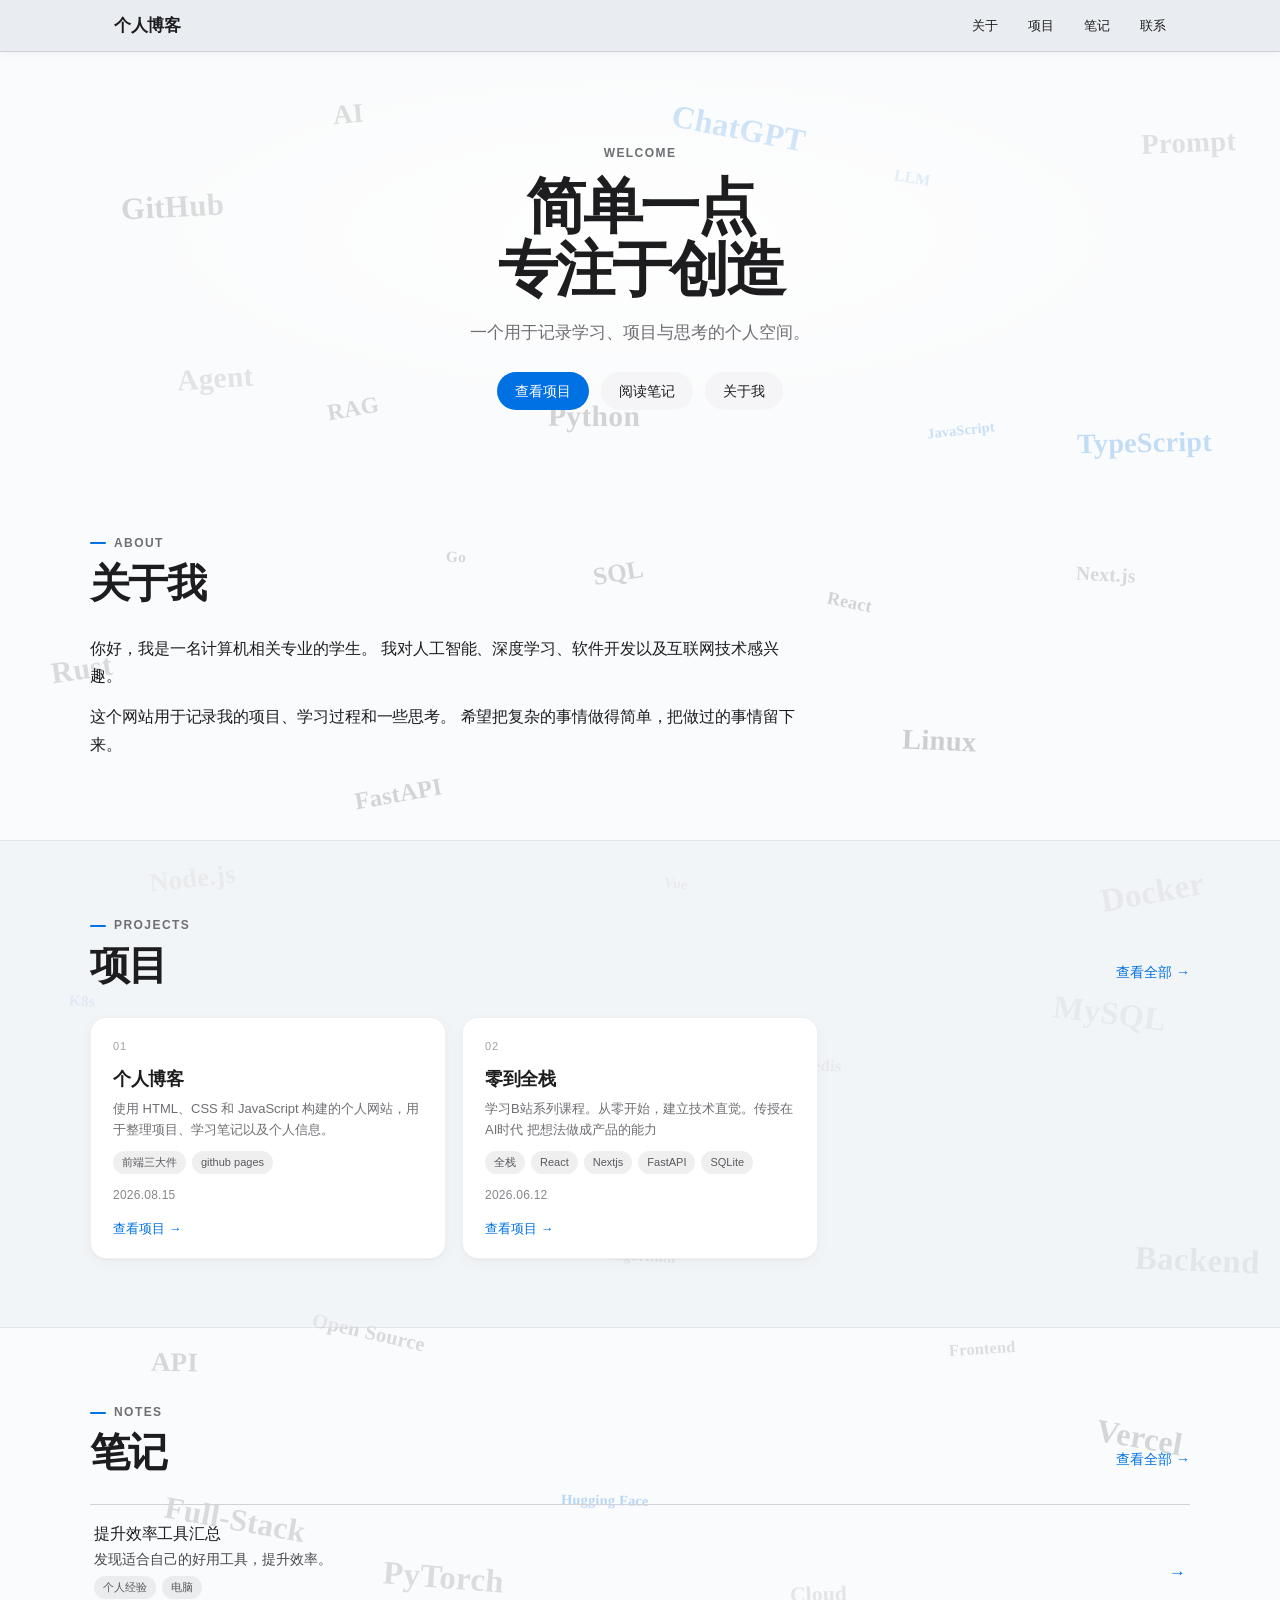
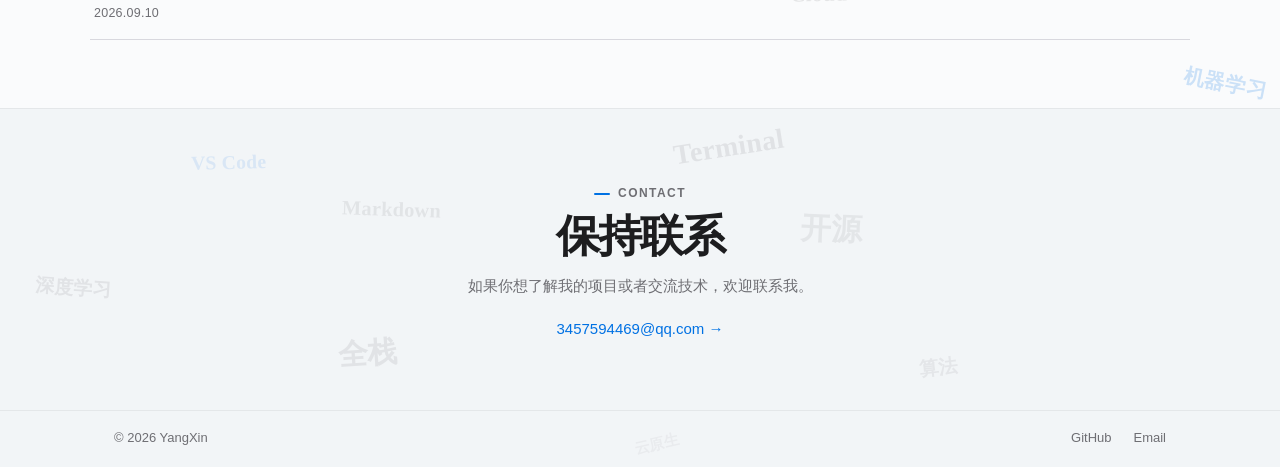
<file: index.html>
<!DOCTYPE html>
<html lang="zh-CN">

<head>
    <meta charset="UTF-8">
    <meta name="viewport" content="width=device-width, initial-scale=1.0">

    <title>yangxin.github.io</title>
    <meta name="description" content="个人网站，记录项目、学习笔记与思考。">

    <link rel="stylesheet" href="assets/css/style.css">
</head>

<body>

    <!-- 导航栏 -->
    <nav class="navbar">
        <div class="nav-container">

            <a href="index.html" class="logo">
                个人博客
            </a>

            <div class="nav-links">
                <a href="#about">关于</a>
                <a href="#projects">项目</a>
                <a href="#notes">笔记</a>
                <a href="#contact">联系</a>
            </div>

        </div>
    </nav>


    <main>

        <!-- Hero -->
        <section class="hero">

            <div class="hero-content">

                <p class="hero-label">WELCOME</p>

                <h1>
                    简单一点<br>
                    专注于创造
                </h1>

                <p class="hero-description">
                    一个用于记录学习、项目与思考的个人空间。
                </p>

                <div class="hero-buttons">
                    <a href="#projects" class="button button-primary">
                        查看项目
                    </a>

                    <a href="#notes" class="button button-secondary">
                        阅读笔记
                    </a>

                    <a href="#about" class="button button-secondary">
                        关于我
                    </a>
                </div>

            </div>

        </section>


        <!-- About -->
        <section id="about" class="section">

            <div class="section-header">

                <div>
                    <p class="section-label">ABOUT</p>
                    <h2>关于我</h2>
                </div>

            </div>

            <div class="about-content">

                <p class="about-text">
                    你好，我是一名计算机相关专业的学生。
                    我对人工智能、深度学习、软件开发以及互联网技术感兴趣。
                </p>

                <p class="about-text">
                    这个网站用于记录我的项目、学习过程和一些思考。
                    希望把复杂的事情做得简单，把做过的事情留下来。
                </p>

            </div>

        </section>


        <!-- Projects -->
        <section id="projects" class="section gray">

            <div class="section-header">

                <div>
                    <p class="section-label">PROJECTS</p>
                    <h2>项目</h2>
                </div>

                <a href="projects/index.html" class="view-all">
                    查看全部 →
                </a>

            </div>


            <!-- 由 script.js 根据日期倒序渲染，只显示最新 3 个 -->
            <div class="cards" id="home-projects"></div>

        </section>


        <!-- Notes -->
        <section id="notes" class="section">

            <div class="section-header">

                <div>
                    <p class="section-label">NOTES</p>
                    <h2>笔记</h2>
                </div>

                <a href="notes/index.html" class="view-all">
                    查看全部 →
                </a>

            </div>


            <!-- 由 script.js 根据日期倒序渲染，只显示最新 3 篇 -->
            <div class="notes-list" id="home-notes"></div>

        </section>


        <!-- Contact -->
        <section id="contact" class="section contact-section">

            <p class="section-label">CONTACT</p>

            <h2>
                保持联系
            </h2>

            <p>
                如果你想了解我的项目或者交流技术，欢迎联系我。
            </p>

            <a href="mailto:your@email.com" class="contact-link">
                3457594469@qq.com →
            </a>

        </section>

    </main>


    <!-- Footer -->
    <footer class="footer">

        <div class="footer-container">

            <span>
                © 2026 YangXin
            </span>

            <div>
                <a href="https://github.com/IRShot16" target="_blank">
                    GitHub
                </a>

                <a href="mailto:3457594469@qq.com">
                    Email
                </a>
            </div>

        </div>

    </footer>


    <script src="script.js"></script>

</body>

</html>
</file>
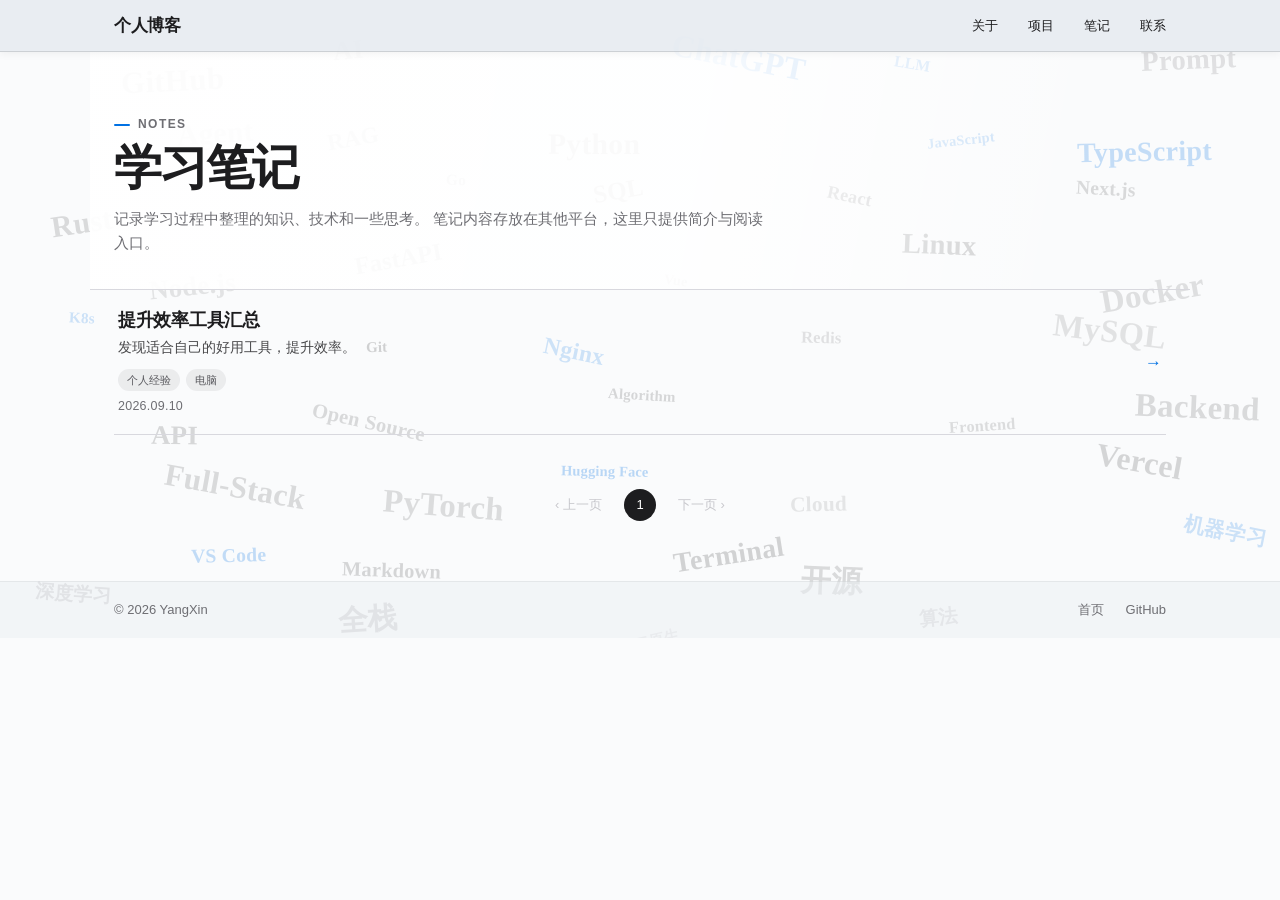
<file: notes/index.html>
<!DOCTYPE html>
<html lang="zh-CN">
<head>

    <meta charset="UTF-8">

    <meta name="viewport"
          content="width=device-width, initial-scale=1.0">

    <title>笔记 · YangXin</title>

    <meta name="description"
          content="我的学习笔记与技术记录。">

    <!-- 注意这里是 ../style.css -->
    <link rel="stylesheet" href="../assets/css/style.css">

</head>


<body>


<!-- 导航栏 -->

<nav class="navbar">

    <div class="nav-container">


        <a href="../index.html" class="logo">
            个人博客
        </a>


        <div class="nav-links">

            <a href="../index.html#about">
                关于
            </a>

            <a href="../projects/index.html">
                项目
            </a>

            <a href="index.html">
                笔记
            </a>

            <a href="../index.html#contact">
                联系
            </a>

        </div>

    </div>

</nav>



<main>


    <!-- 页面标题 -->

    <header class="page-header">

        <p class="section-label">
            NOTES
        </p>

        <h1>
            学习笔记
        </h1>

        <p class="page-description">
            记录学习过程中整理的知识、技术和一些思考。
            笔记内容存放在其他平台，这里只提供简介与阅读入口。
        </p>

    </header>



    <!-- 笔记列表 -->

    <!-- 由 script.js 渲染全部笔记，每页 5 篇 -->
    <section class="note-page-list" id="note-list"></section>



    <!-- 分页 -->

    <!-- 由 script.js 生成分页按钮 -->
    <div class="pagination" id="note-pagination"></div>


</main>



<!-- Footer -->

<footer class="footer">

    <div class="footer-container">

        <span>
            © 2026 YangXin
        </span>


        <div>

            <a href="../index.html">
                首页
            </a>

            <a
                href="https://github.com/IRShot16"
                target="_blank"
            >
                GitHub
            </a>

        </div>

    </div>

</footer>


<script src="../script.js"></script>

</body>
</html>
</file>
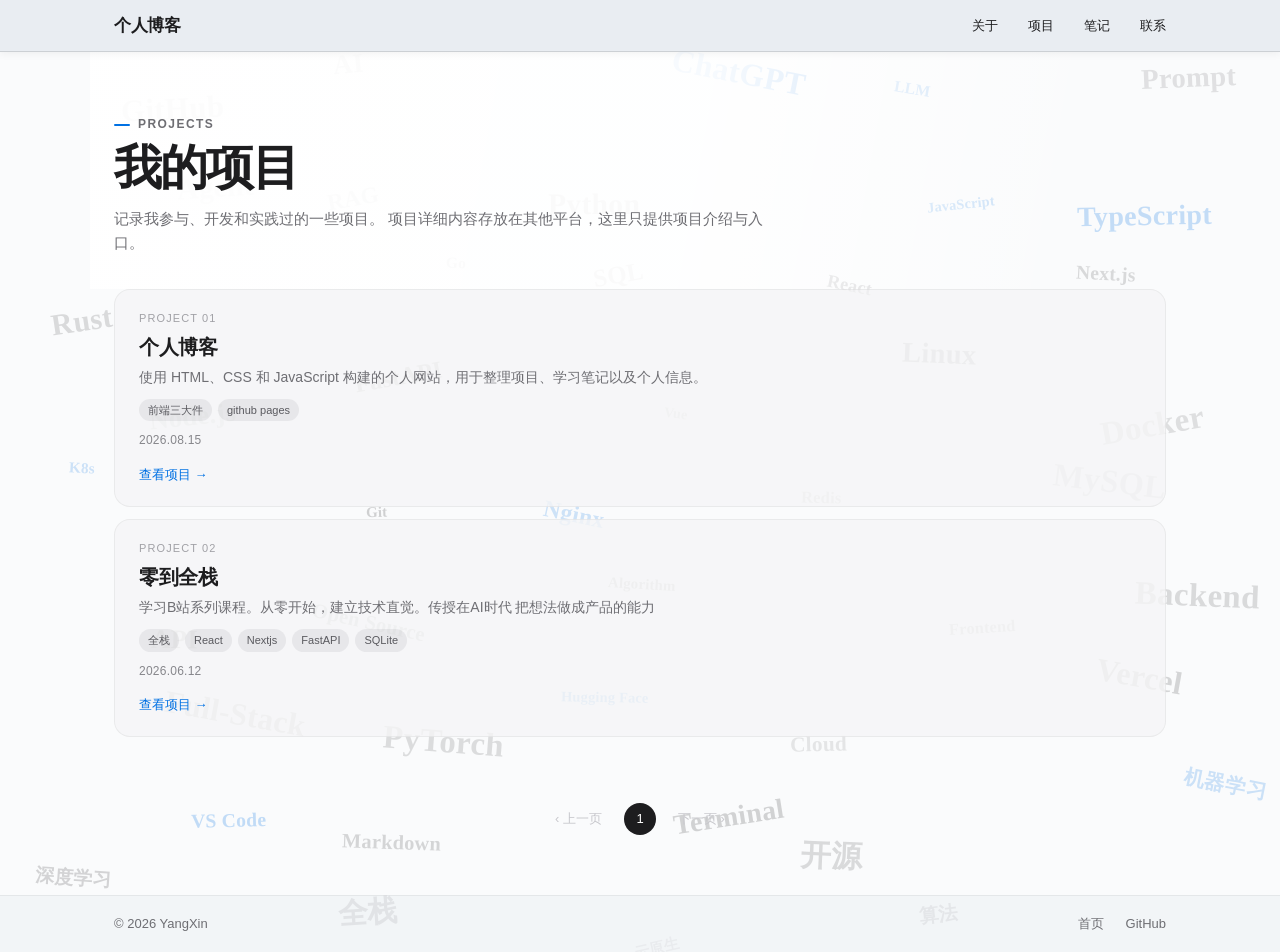
<file: projects/index.html>
<!DOCTYPE html>
<html lang="zh-CN">

<head>

    <meta charset="UTF-8">

    <meta name="viewport" content="width=device-width, initial-scale=1.0">

    <title>项目 · YangXin</title>

    <meta name="description" content="我的项目与实践。">

    <!-- 注意这里是 ../style.css -->
    <link rel="stylesheet" href="../assets/css/style.css">

</head>


<body>


    <!-- 导航栏 -->
    <nav class="navbar">

        <div class="nav-container">

            <a href="../index.html" class="logo">
                个人博客
            </a>


            <div class="nav-links">

                <a href="../index.html#about">
                    关于
                </a>

                <a href="index.html">
                    项目
                </a>

                <a href="../notes/index.html">
                    笔记
                </a>

                <a href="../index.html#contact">
                    联系
                </a>

            </div>

        </div>

    </nav>



    <main>


        <!-- 页面标题 -->
        <header class="page-header">

            <p class="section-label">
                PROJECTS
            </p>

            <h1>
                我的项目
            </h1>

            <p class="page-description">
                记录我参与、开发和实践过的一些项目。
                项目详细内容存放在其他平台，这里只提供项目介绍与入口。
            </p>

        </header>



        <!-- 项目列表 -->
        <!-- 由 script.js 渲染全部项目，每页 5 个 -->
        <section class="project-list" id="project-list"></section>



        <!-- 分页 -->

        <!-- 由 script.js 生成分页按钮 -->
        <div class="pagination" id="project-pagination"></div>


    </main>



    <!-- Footer -->

    <footer class="footer">

        <div class="footer-container">

            <span>
                © 2026 YangXin
            </span>

            <div>

                <a href="../index.html">
                    首页
                </a>

                <a href="https://github.com/IRShot16" target="_blank">
                    GitHub
                </a>

            </div>

        </div>

    </footer>


    <script src="../script.js"></script>

</body>

</html>
</file>
<file: assets/css/style.css>
/* ================================
   Reset
================================ */

* {
    margin: 0;
    padding: 0;
    box-sizing: border-box;
}

html {
    scroll-behavior: smooth;
}

body {
    /* 涂鸦层是 absolute 铺满 body 的，body 得有定位才能当参照物 */
    position: relative;

    font-family:
        -apple-system,
        BlinkMacSystemFont,
        "SF Pro Display",
        "SF Pro Text",
        "Helvetica Neue",
        Arial,
        "Microsoft YaHei",
        sans-serif;

    color: #1d1d1f;

    /* 平底色。之前用的是自上而下的渐变，到底部已经和灰色区块同色了，
       区块边界就糊掉了 —— 划分要清楚，底色就得是恒定的 */
    background: #fafbfc;

    line-height: 1.6;
}

a {
    color: inherit;
    text-decoration: none;
}


/* ================================
   背景涂鸦
   ----------------------------------------------------------------
   铺满整页的浅色技术词，纯装饰，由 script.js 生成。
   pointer-events 关掉了，所以不会挡住任何点击。
================================ */

.bg-doodle {
    position: absolute;
    inset: 0;

    z-index: 0;

    overflow: hidden;

    pointer-events: none;
    user-select: none;
}

.bg-doodle span {
    position: absolute;

    /* 用系统自带的手写体，不引外部字体，国内打开不会卡 */
    font-family:
        "Segoe Print",
        "Ink Free",
        "Bradley Hand",
        "Marker Felt",
        "Comic Sans MS",
        cursive;

    font-size: calc(var(--size) * 1px);
    font-weight: 600;

    color: #1d1d1f;

    white-space: nowrap;

    transform: rotate(var(--rotate));

    letter-spacing: 0.01em;
}

/* 少量蓝色点缀，全灰会显得单调 */
.bg-doodle span.accent {
    color: #0071e3;
}

/* 内容整体抬到涂鸦层上面，否则会被盖住 */
main,
.footer {
    position: relative;
    z-index: 1;
}


/* ================================
   Navigation
================================ */

.navbar {
    position: sticky;
    top: 0;
    z-index: 1000;

    height: 52px;

    /* 比页面底色深一档，才像一条独立出来导航栏；
       纯白会和下面的区块糊在一起 */
    background: rgba(232, 236, 241, 0.92);

    backdrop-filter: blur(20px);
    -webkit-backdrop-filter: blur(20px);

    border-bottom: 1px solid rgba(0, 0, 0, 0.12);

    box-shadow: 0 2px 8px rgba(0, 0, 0, 0.05);
}

.nav-container {
    width: 100%;
    max-width: 1100px;

    height: 52px;

    margin: 0 auto;
    padding: 0 24px;

    display: flex;
    align-items: center;
    justify-content: space-between;
}

.logo {
    font-size: 17px;
    font-weight: 600;

    letter-spacing: -0.5px;
}

.nav-links {
    display: flex;
    align-items: center;

    gap: 30px;
}

.nav-links a {
    font-size: 13px;
    font-weight: 500;

    color: #1d1d1f;

    transition: color 0.2s ease;
}

.nav-links a:hover {
    color: #000;
}


/* ================================
   Hero
================================ */

/* 不用 vh 撑高度，内容缩了之后固定视口高度会留下大片空白 */
.hero {
    position: relative;

    /* 下边距比上边小：下面紧跟着「关于我」区块，两边的 padding 会叠加 */
    padding: 92px 24px 48px;

    display: flex;
    align-items: center;
}

/* 大标题后面晕开一层白，免得涂鸦从字上穿过去影响阅读。
   ::before 是绝对定位的，不会参与 .hero 的 flex 布局 */
.hero::before {
    content: "";

    position: absolute;
    inset: 0;

    background: radial-gradient(
        58% 62% at 50% 45%,
        rgba(255, 255, 255, 0.85),
        rgba(255, 255, 255, 0) 72%
    );
}

.hero-content {
    position: relative;
    z-index: 1;

    width: 100%;
    max-width: 1100px;

    margin: 0 auto;

    text-align: center;
}

.hero-label {
    margin-bottom: 12px;

    font-size: 12px;
    font-weight: 600;

    letter-spacing: 0.12em;

    color: #6e6e73;
}

.hero h1 {
    max-width: 900px;

    /* 有限宽度的块要自己居中，光靠 text-align 不够 */
    margin-right: auto;
    margin-left: auto;

    font-size: clamp(34px, 5vw, 60px);

    line-height: 1.05;

    letter-spacing: -0.05em;

    font-weight: 600;
}

.hero-description {
    max-width: 600px;

    margin-top: 18px;
    margin-right: auto;
    margin-left: auto;

    font-size: 17px;

    color: #6e6e73;
}

.hero-buttons {
    display: flex;
    flex-wrap: wrap;

    align-items: center;
    justify-content: center;

    gap: 12px;

    margin-top: 26px;
}


/* ================================
   Buttons
================================ */

.button {
    min-height: 38px;

    padding: 0 18px;

    display: inline-flex;
    align-items: center;
    justify-content: center;

    border-radius: 999px;

    font-size: 14px;

    transition:
        transform 0.2s ease,
        background 0.2s ease;
}

.button:hover {
    transform: scale(1.03);
}

.button-primary {
    color: #fff;

    background: #0071e3;
}

.button-primary:hover {
    background: #0077ed;
}

.button-secondary {
    color: #1d1d1f;

    background: #f5f5f7;
}


/* ================================
   Sections
================================ */

.section {
    padding: 68px 24px;
}

/* 区块边界主要交给上下两条细线，底色只上一层淡灰。
   之前靠压深底色来分区，alpha 一高就把底下的涂鸦压没了 */
.section.gray {
    background: rgba(237, 240, 245, 0.55);

    border-top: 1px solid rgba(0, 0, 0, 0.06);
    border-bottom: 1px solid rgba(0, 0, 0, 0.06);
}

.section-header {
    width: 100%;
    max-width: 1100px;

    margin: 0 auto 30px;

    display: flex;
    align-items: flex-end;
    justify-content: space-between;

    gap: 24px;
}

/* inline-flex 而不是 flex：contact 那一块是居中的，
   用 flex 会撑满整行、把标签挤到左边去 */
.section-label {
    display: inline-flex;
    align-items: center;

    gap: 8px;

    margin-bottom: 8px;

    font-size: 12px;
    font-weight: 600;

    letter-spacing: 0.12em;

    color: #6e6e73;
}

/* 每个模块开头一截蓝色小横线，作为模块的起点标记 */
.section-label::before {
    content: "";

    width: 16px;
    height: 2px;

    border-radius: 2px;

    background: #0071e3;
}

.section-header h2 {
    font-size: clamp(28px, 3.2vw, 40px);

    line-height: 1.1;

    letter-spacing: -0.04em;

    font-weight: 600;
}

.view-all {
    margin-bottom: 4px;

    color: #0071e3;

    font-size: 14px;

    white-space: nowrap;
}

.view-all:hover {
    text-decoration: underline;
}


/* ================================
   About
================================ */

.about-content {
    width: 100%;
    max-width: 1100px;

    margin: 0 auto;
}

.about-text {
    max-width: 720px;

    margin-bottom: 14px;

    font-size: 16px;

    line-height: 1.7;

    letter-spacing: -0.005em;
}


/* ================================
   Project Cards
================================ */

.cards {
    width: 100%;
    max-width: 1100px;

    margin: 0 auto;

    display: grid;

    grid-template-columns: repeat(3, 1fr);

    gap: 16px;
}

.card {
    position: relative;

    padding: 20px 22px 18px;

    display: flex;
    flex-direction: column;

    overflow: hidden;

    background: #fff;

    border: 1px solid rgba(0, 0, 0, 0.06);
    border-radius: 16px;

    /* 底下一层浅阴影，让卡片从带纹理的背景上「浮」起来 */
    box-shadow:
        0 1px 2px rgba(0, 0, 0, 0.04),
        0 4px 16px rgba(0, 0, 0, 0.03);

    transition:
        transform 0.25s ease,
        box-shadow 0.25s ease,
        border-color 0.25s ease;
}

/* 顶部一条细的彩色高光，hover 时才显出来 */
.card::before {
    content: "";

    position: absolute;
    top: 0;
    left: 0;

    width: 100%;
    height: 2px;

    background: linear-gradient(90deg, #0071e3, #5ac8fa);

    opacity: 0;

    transition: opacity 0.25s ease;
}

.card:hover {
    transform: translateY(-3px);

    border-color: rgba(0, 113, 227, 0.25);

    box-shadow:
        0 10px 24px rgba(0, 0, 0, 0.07);
}

.card:hover::before {
    opacity: 1;
}

.card-number {
    margin-bottom: 12px;

    font-size: 11px;

    color: #a1a1a6;

    letter-spacing: 0.08em;
}

.card h3 {
    margin-bottom: 8px;

    font-size: 18px;

    line-height: 1.3;

    letter-spacing: -0.02em;
}

.card p:not(.card-number) {
    color: #6e6e73;

    font-size: 13px;

    line-height: 1.6;
}

/* 选择器要带上 p，否则会被上面的 .card p:not(.card-number) 盖掉 */
.card p.card-date {
    margin-top: 12px;

    font-size: 12px;

    color: #86868b;

    letter-spacing: 0.02em;
}

.card-link {
    margin-top: auto;
    padding-top: 14px;

    color: #0071e3;

    font-size: 13px;

    transition: transform 0.25s ease;
}

.card:hover .card-link {
    transform: translateX(3px);
}


/* ================================
   Home Notes
================================ */

.notes-list {
    width: 100%;
    max-width: 1100px;

    margin: 0 auto;

    border-top: 1px solid #d2d2d7;
}

.note {
    padding: 16px 4px;

    display: flex;
    align-items: center;
    justify-content: space-between;

    border-bottom: 1px solid #d8d8de;

    transition:
        padding 0.2s ease;
}

.note:hover {
    padding-left: 12px;
    padding-right: 12px;
}

.note > div {
    display: flex;
    flex-direction: column;

    gap: 2px;
}

.note-title {
    font-size: 16px;
    font-weight: 500;

    letter-spacing: -0.01em;
}

.note-description {
    color: #48484a;

    font-size: 13.5px;
}

.note-arrow {
    color: #0071e3;

    font-size: 17px;

    transition:
        transform 0.2s ease;
}

.note:hover .note-arrow {
    transform: translateX(6px);
}

.note-date {
    margin-top: 2px;

    color: #6e6e73;

    font-size: 12.5px;

    letter-spacing: 0.02em;
}


/* ================================
   Projects / Notes Page Header
================================ */

.page-header {
    position: relative;

    width: 100%;
    max-width: 1100px;

    margin: 0 auto;

    padding: 56px 24px 34px;
}

/* 标题后面垫一层白，把涂鸦挡在大字外面。
   这里是左对齐的，用横向渐变，居中的径向渐变盖不到左边 */
.page-header::before {
    content: "";

    position: absolute;
    inset: 0;

    background: linear-gradient(
        100deg,
        rgba(255, 255, 255, 0.94) 0%,
        rgba(255, 255, 255, 0.88) 55%,
        rgba(255, 255, 255, 0) 90%
    );
}

.page-header > * {
    position: relative;
    z-index: 1;
}

.page-header h1 {
    font-size: clamp(32px, 4vw, 48px);

    line-height: 1.05;

    letter-spacing: -0.045em;

    font-weight: 600;
}

.page-description {
    max-width: 650px;

    margin-top: 14px;

    font-size: 15px;

    color: #6e6e73;
}


/* ================================
   Projects Page
================================ */

.project-list {
    width: 100%;
    max-width: 1100px;

    margin: 0 auto;

    padding: 0 24px 40px;

    /* 翻页后滚回列表顶部时，留出导航栏的高度 */
    scroll-margin-top: 72px;
}

.project-item {
    position: relative;

    display: block;

    margin-bottom: 12px;

    padding: 20px 24px;

    overflow: hidden;

    background: rgba(245, 245, 247, 0.8);

    /* 常态下就有一条浅边，半透明底在浅色背景上才有轮廓 */
    border: 1px solid rgba(0, 0, 0, 0.05);
    border-radius: 16px;

    transition:
        transform 0.25s ease,
        background 0.25s ease,
        border-color 0.25s ease;
}

/* 左侧一条竖的强调线，hover 时长出来 */
.project-item::before {
    content: "";

    position: absolute;
    top: 0;
    left: 0;

    width: 3px;
    height: 100%;

    background: #0071e3;

    transform: scaleY(0);
    transform-origin: top;

    transition: transform 0.25s ease;
}

.project-item:hover {
    transform: translateY(-2px);

    background: #fff;

    border-color: rgba(0, 0, 0, 0.07);
}

.project-item:hover::before {
    transform: scaleY(1);
}

.project-item-number {
    margin-bottom: 6px;

    font-size: 11px;

    color: #a1a1a6;

    letter-spacing: 0.1em;
}

.project-item h2 {
    margin-bottom: 6px;

    font-size: 20px;

    line-height: 1.3;

    letter-spacing: -0.02em;
}

.project-item-description {
    max-width: 750px;

    margin-bottom: 10px;

    font-size: 14px;

    line-height: 1.65;

    color: #6e6e73;
}

.project-item-date {
    /* 没有标签时和上面描述的下边距合并，有标签时补出间距 */
    margin-top: 10px;
    margin-bottom: 10px;

    color: #86868b;

    font-size: 12px;

    letter-spacing: 0.02em;
}

.project-item-link {
    color: #0071e3;

    font-size: 13px;
}


/* ================================
   Notes Page
================================ */

.note-page-list {
    width: 100%;
    max-width: 1100px;

    margin: 0 auto;

    padding: 0 24px 40px;

    border-top: 1px solid #d8d8de;

    /* 翻页后滚回列表顶部时，留出导航栏的高度 */
    scroll-margin-top: 72px;
}

.note-page-item {
    padding: 18px 4px;

    display: flex;
    align-items: center;
    justify-content: space-between;

    border-bottom: 1px solid #d8d8de;

    transition:
        padding 0.2s ease;
}

.note-page-item:hover {
    padding-left: 12px;
    padding-right: 12px;
}

.note-page-item h2 {
    margin-bottom: 4px;

    font-size: 18px;

    line-height: 1.35;

    font-weight: 600;

    letter-spacing: -0.015em;
}

.note-page-item p {
    color: #48484a;

    font-size: 14px;
}

.note-page-arrow {
    color: #0071e3;

    font-size: 17px;

    transition:
        transform 0.2s ease;
}

.note-page-item:hover .note-page-arrow {
    transform: translateX(6px);
}

/* 选择器要带上 .note-page-item，否则会被上面的 .note-page-item p 盖掉 */
.note-page-item .note-page-date {
    margin-top: 5px;

    color: #6e6e73;

    font-size: 12.5px;

    letter-spacing: 0.02em;
}


/* ================================
   Tags
================================ */

.tags {
    display: flex;
    flex-wrap: wrap;

    gap: 6px;

    margin-top: 10px;
}

/* 用半透明灰而不是实色，白色卡片和浅灰底上都能看清 */
.tag {
    display: inline-flex;
    align-items: center;

    padding: 2px 9px;

    border-radius: 999px;

    background: rgba(120, 120, 128, 0.12);

    color: #5a5a5f;

    font-size: 11px;
    line-height: 1.7;

    white-space: nowrap;
}

/* 首页笔记行本身是带 gap 的竖排 flex，这里把间距收回来一点 */
.note .tags {
    margin-top: 4px;
}


/* ================================
   Pagination
================================ */

.pagination {
    width: 100%;
    max-width: 1100px;

    margin: 0 auto;

    padding: 14px 24px 60px;

    display: flex;
    flex-wrap: wrap;

    align-items: center;
    justify-content: center;

    gap: 6px;
}

.pagination a,
.pagination span {
    width: 32px;
    height: 32px;

    display: inline-flex;

    align-items: center;
    justify-content: center;

    border-radius: 50%;

    font-size: 13px;
}

.pagination a {
    color: #424245;

    transition:
        background 0.2s ease;
}

.pagination a:hover {
    background: #f5f5f7;
}

.pagination .active {
    color: #fff;

    background: #1d1d1f;
}

/* 「上一页 / 下一页」比数字宽，单独放宽成胶囊形 */
.pagination .page-nav {
    width: auto;

    padding: 0 16px;

    border-radius: 999px;
}

/* 第一页的「上一页」和最后一页的「下一页」 */
.pagination .page-nav.disabled {
    color: #c7c7cc;
}

/* 页码省略号 */
.pagination .dots {
    color: #86868b;
}


/* ================================
   Contact
================================ */

/* 只画上边线，下面那条由 footer 的 border-top 承担，否则会并成两条 */
.contact-section {
    text-align: center;

    background: rgba(237, 240, 245, 0.55);

    border-top: 1px solid rgba(0, 0, 0, 0.06);
}

.contact-section h2 {
    margin-bottom: 14px;

    font-size: clamp(30px, 3.6vw, 44px);

    line-height: 1.1;

    letter-spacing: -0.04em;
}

.contact-section > p:not(.section-label) {
    margin-bottom: 18px;

    color: #6e6e73;

    font-size: 15px;
}

.contact-link {
    color: #0071e3;

    font-size: 15px;
}

.contact-link:hover {
    text-decoration: underline;
}


/* ================================
   Footer
================================ */

.footer {
    background: rgba(237, 240, 245, 0.55);

    border-top: 1px solid rgba(0, 0, 0, 0.06);
}

.footer-container {
    width: 100%;
    max-width: 1100px;

    min-height: 56px;

    margin: 0 auto;
    padding: 0 24px;

    display: flex;

    align-items: center;
    justify-content: space-between;

    color: #6e6e73;

    font-size: 13px;
}

.footer-container div {
    display: flex;

    gap: 22px;
}

.footer a:hover {
    color: #1d1d1f;
}


/* ================================
   Mobile
================================ */

@media (max-width: 768px) {

    /* 涂鸦整体缩小，窄屏上词太大会互相压在一起 */
    .bg-doodle span {
        font-size: calc(var(--size) * 0.68px);
    }


    /* Navigation */

    .nav-container {
        padding: 0 18px;
    }

    .nav-links {
        gap: 16px;
    }

    .nav-links a {
        font-size: 12px;
    }


    /* Hero */

    .hero {
        min-height: auto;

        padding: 56px 20px 64px;
    }

    .hero h1 {
        font-size: 34px;
    }

    .hero-description {
        font-size: 15px;
    }

    .hero-buttons {
        flex-direction: column;

        align-items: center;
    }


    /* Sections */

    .section {
        padding: 48px 20px;
    }

    .section-header {
        margin-bottom: 22px;
    }

    .section-header h2 {
        font-size: 26px;
    }


    /* About */

    .about-text {
        font-size: 15px;
    }


    /* Cards */

    .cards {
        grid-template-columns: 1fr;

        gap: 12px;
    }

    .card {
        padding: 18px 18px 16px;
    }


    /* Page Header */

    .page-header {
        padding: 40px 20px 26px;
    }

    .page-header h1 {
        font-size: 30px;
    }


    /* Project */

    .project-list {
        padding-left: 20px;
        padding-right: 20px;
    }

    .project-item {
        padding: 18px 20px;
    }

    .project-item h2 {
        font-size: 18px;
    }


    /* Notes */

    .note-page-list {
        padding-left: 20px;
        padding-right: 20px;
    }

    .note-page-item h2 {
        font-size: 16px;
    }


    /* Pagination */

    .pagination {
        padding: 12px 20px 48px;

        gap: 4px;
    }

    .pagination a,
    .pagination span {
        width: 30px;
        height: 30px;

        font-size: 12px;
    }

    .pagination .page-nav {
        padding: 0 12px;
    }


    /* Footer */

    .footer-container {
        min-height: auto;

        padding: 20px;

        flex-direction: column;

        align-items: flex-start;

        gap: 12px;
    }

}
</file>
